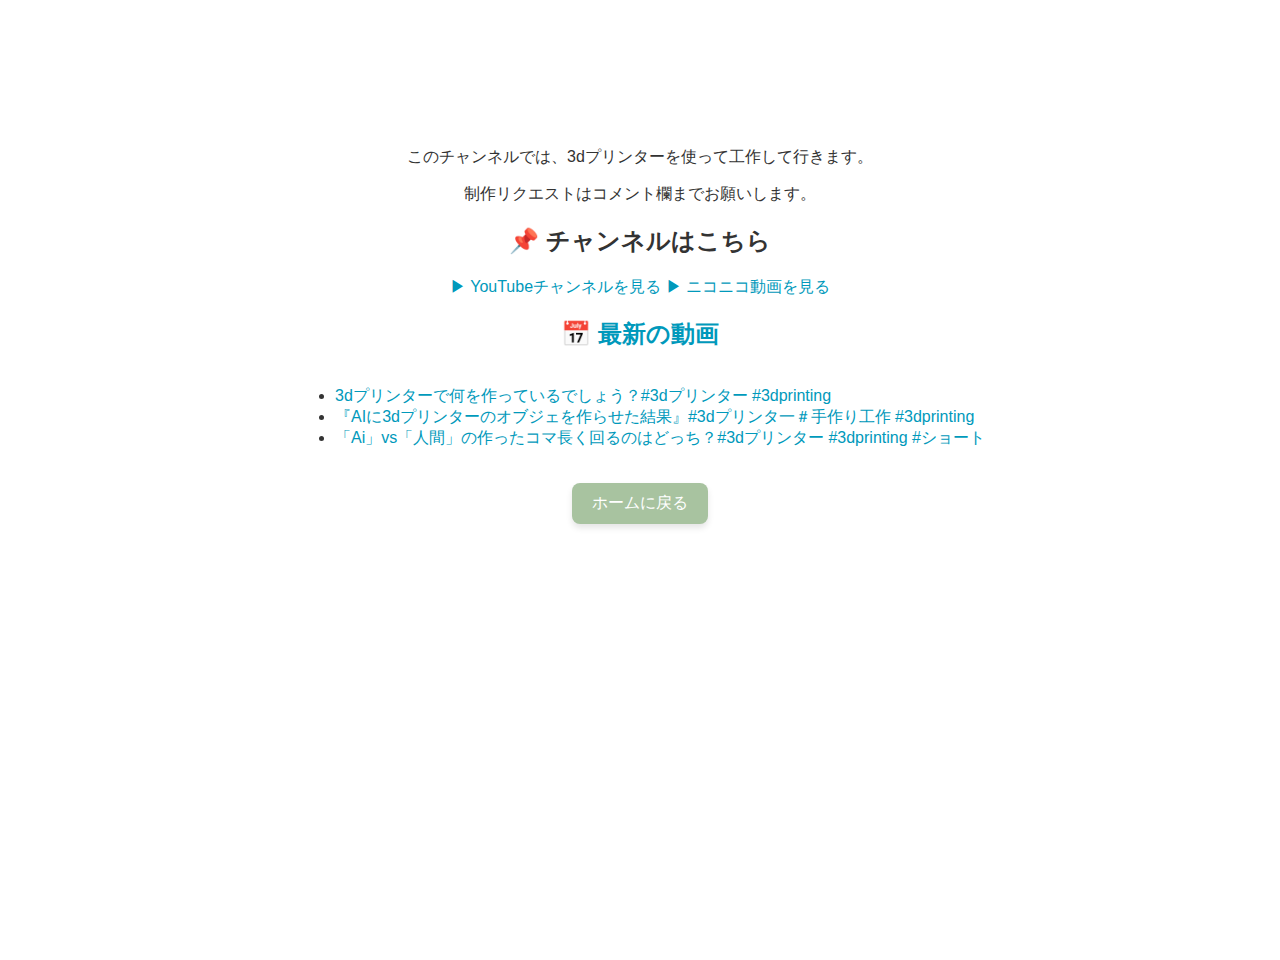
<file: maronnulab.html>
<!DOCTYPE html>
<html lang="ja">
<head>
  <meta charset="UTF-8">
  <title>まろんぬLab チャンネル紹介</title>
  <link rel="stylesheet" href="style2.css">
</head>
<body>
  <div class="center-content">
    <h1>maronnu Lab</h1>
    <p>このチャンネルでは、3dプリンターを使って工作して行きます。</p>
<p>制作リクエストはコメント欄までお願いします。</p>
    <h2>📌 チャンネルはこちら</h2>
    <a href="https://youtube.com/@maronnulab?si=yJ8vydlTms1f46mq" target="_blank">
      ▶ YouTubeチャンネルを見る
    </a>
     <a href="https://www.nicovideo.jp/user/129204236" target="_blank">
      ▶ ニコニコ動画を見る

    <h2>📅 最新の動画</h2>
    <ul>
        <li><a href="https://youtube.com/shorts/9H8VkNI1IjY?si=Dvbtmb9uMhqRIyQ6" target="_blank">3dプリンターで何を作っているでしょう？#3dプリンター #3dprinting</a></li>
        <li><a href="https://youtube.com/shorts/ORpzxNy56KU?si=h-31tY-mXX49_ZzW" target="_blank">『AIに3dプリンターのオブジェを作らせた結果』#3dプリンタ一＃手作り工作 #3dprinting</a></li>
        <li><a href="https://youtube.com/shorts/KhPgjvkhRj8?si=XPJWKrQ8sFT2VpcO" target="_blank">「Ai」vs「人間」の作ったコマ長く回るのはどっち？#3dプリンター #3dprinting #ショート</a></li>
    </ul> 
    <br><br>
    <button onclick="location.href='index.html'">ホームに戻る</button>
  </div>
</body>
</file>
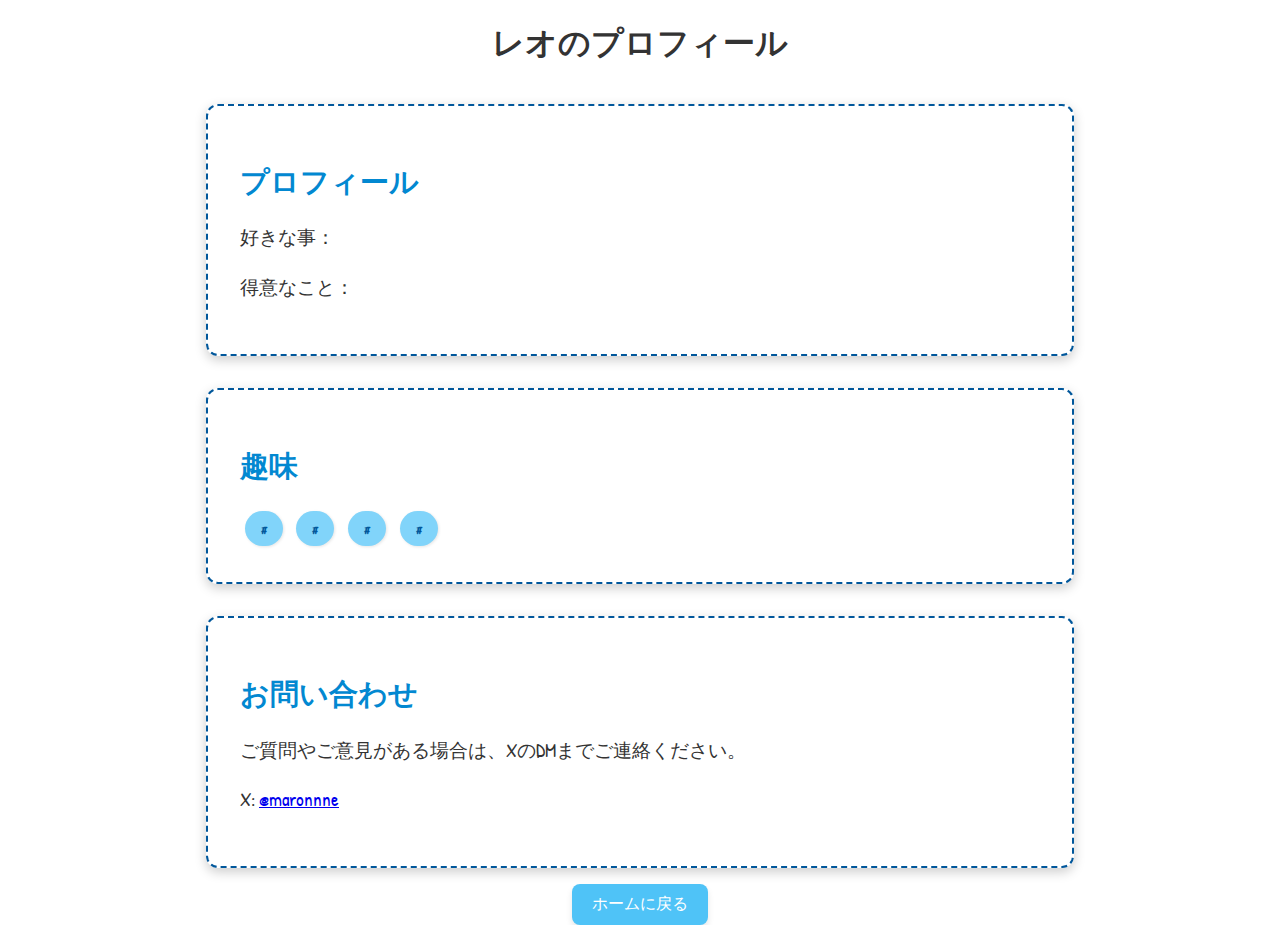
<file: reo.html>
<!DOCTYPE html>
<html lang="en">
<head>
    <meta charset="UTF-8">
    <meta name="viewport" content="width=device-width, initial-scale=1.0">
    <title>レオのプロフィール</title>
    <link rel="stylesheet" href="reo.css">
</head>
<body>
    <div class="title">
        <h1>レオのプロフィール</h1>
    </div>
    <div class="profile-card">
        <h2>プロフィール</h2>
        <p>好きな事：</p>
        <p>得意なこと：</p>
    </div>
    <div class="profile-card">
        <h2>趣味</h2>
        <p></p>
        <div class="tags">
            <span class="tag">#</span>
            <span class="tag">#</span>
            <span class="tag">#</span>
            <span class="tag">#</span>
        </div>
    </div>
    <div class="profile-card">
        <h2>お問い合わせ</h2>
        <p>ご質問やご意見がある場合は、XのDMまでご連絡ください。</p>
        <p>X: <a href="https://x.com/maronnne" target="_blank">@maronnne</a></p>
    </div>
    <button onclick="location.href='index.html'">ホームに戻る</button>
</body>
</html>
</file>
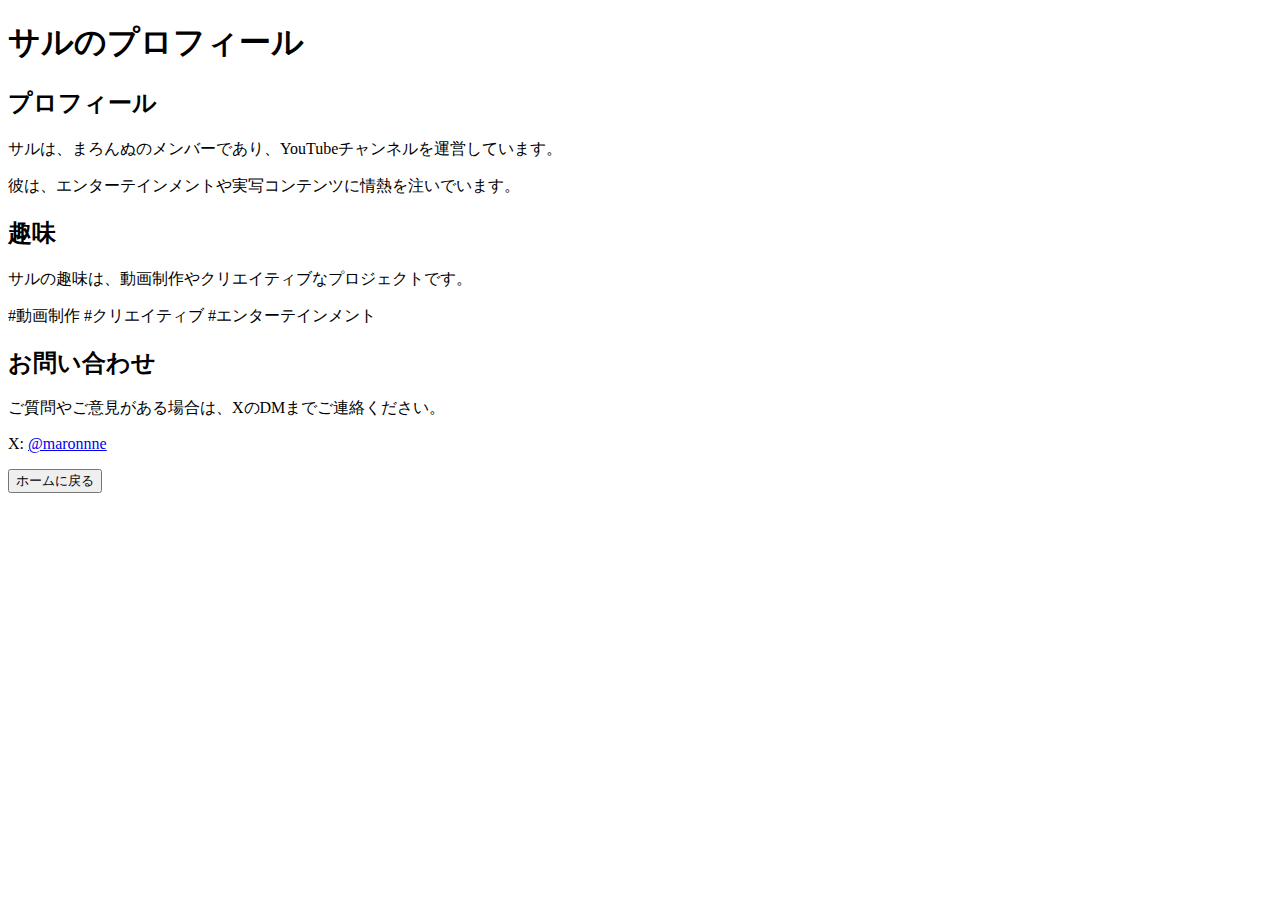
<file: saru.html>
<!DOCTYPE html>
<html lang="en">
<head>
    <meta charset="UTF-8">
    <meta name="viewport" content="width=device-width, initial-scale=1.0">
    <title>サルのプロフィール</title>
</head>
<body>
    <div class="title">
        <h1>サルのプロフィール</h1>
    </div>
    <div class="profile-card">
        <h2>プロフィール</h2>
        <p>サルは、まろんぬのメンバーであり、YouTubeチャンネルを運営しています。</p>
        <p>彼は、エンターテインメントや実写コンテンツに情熱を注いでいます。</p>
    </div>
    <div class="profile-card">
        <h2>趣味</h2>
        <p>サルの趣味は、動画制作やクリエイティブなプロジェクトです。</p>
        <div class="tags">
            <span class="tag">#動画制作</span>
            <span class="tag">#クリエイティブ</span>
            <span class="tag">#エンターテインメント</span>
        </div>
    </div>
    <div class="profile-card">
        <h2>お問い合わせ</h2>
        <p>ご質問やご意見がある場合は、XのDMまでご連絡ください。</p>
        <p>X: <a href="https://x.com/maronnne" target="_blank">@maronnne</a></p>
    </div>

    <button onclick="location.href='index.html'">ホームに戻る</button>

</body>
</html>
</file>
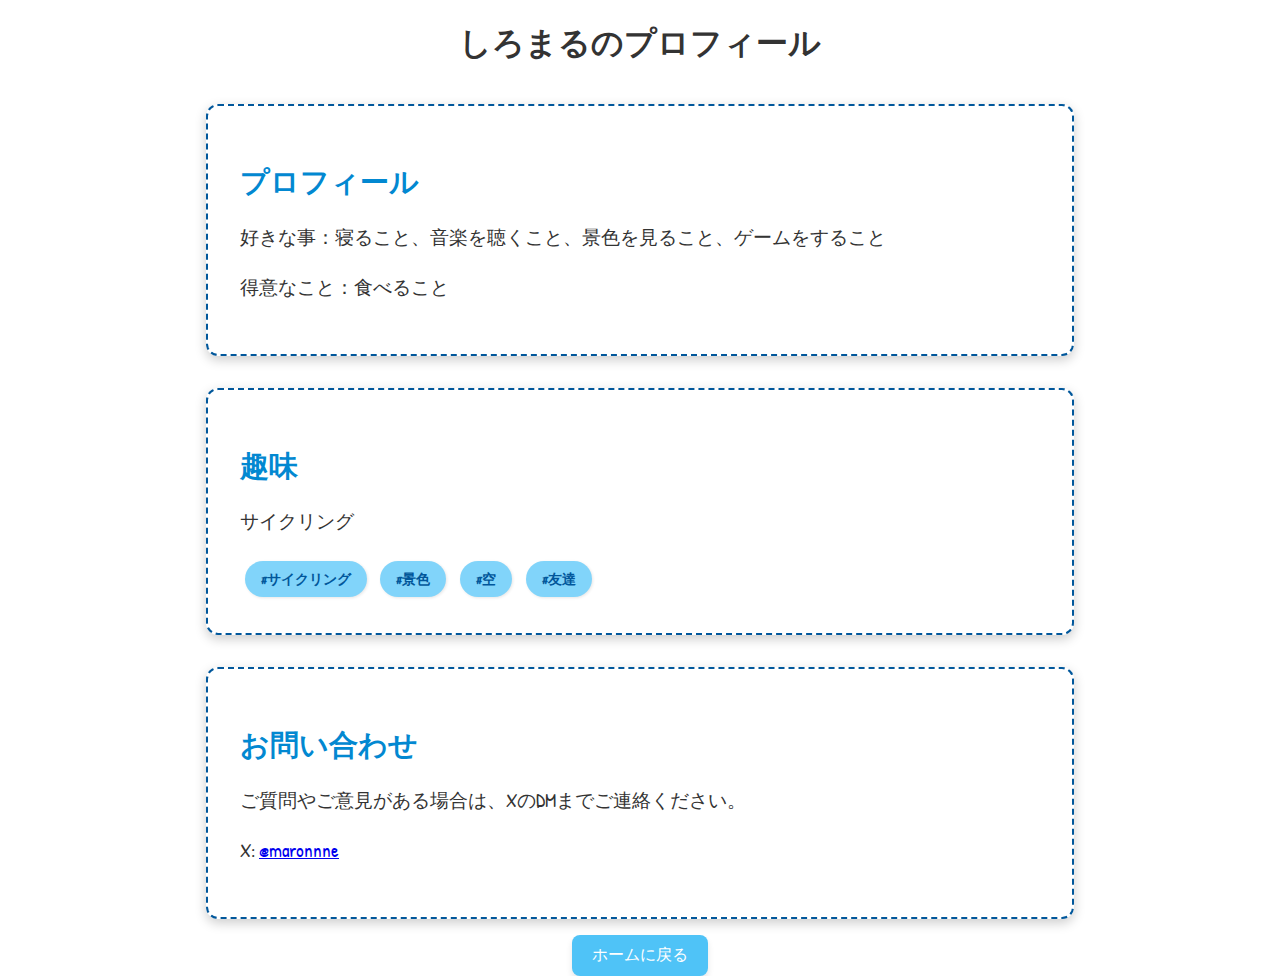
<file: siromaru.html>
<!DOCTYPE html>
<html lang="en">
<head>
    <meta charset="UTF-8">
    <meta name="viewport" content="width=device-width, initial-scale=1.0">
    <title>しろまるのプロフィール</title>
    <link rel="stylesheet" href="siromaru.css">
</head>
<body>
    <div class="title">
        <h1>しろまるのプロフィール</h1>
    </div>
    <div class="profile-card">
        <h2>プロフィール</h2>
        <p>好きな事：寝ること、音楽を聴くこと、景色を見ること、ゲームをすること</p>
        <p>得意なこと：食べること</p>
        <p></p><!--必要に応じて追加-->
    </div>
    <div class="profile-card">
        <h2>趣味</h2>
        <p>サイクリング<!--趣味を入力--></p>
        <div class="tags">
            <span class="tag">#サイクリング</span>
            <span class="tag">#景色</span>
            <span class="tag">#空</span>
            <span class="tag">#友達</span><!--タグ-->
        </div>
    </div>
    <div class="profile-card">
        <h2>お問い合わせ</h2>
        <p>ご質問やご意見がある場合は、XのDMまでご連絡ください。</p>
        <p>X: <a href="https://x.com/maronnne" target="_blank">@maronnne</a></p>
    </div>
    <button onclick="location.href='index.html'">ホームに戻る</button>
</body>
</html>
</file>
<file: style2.css>
body {

  margin: 0;
  padding: 0;
  min-height: 100vh;
  font-family: 'Segoe UI', sans-serif;
  color: #333;

  /* 🎨 グラデーション背景（未来感＋柔らかさ） */
  background: linear-gradient(135deg, #d0e6f6, #f5f5f5);

  /* 🧵 背景に幾何学模様を重ねる（SVGパターン） */
  background-image: url("https://www.transparenttextures.com/patterns/cubes.png");
  background-repeat: repeat;
  background-size: auto;
}


/* コンテンツの中央寄せ */
.center-content {
    text-align: center;
    margin: 0 auto;
    max-width: 800px;
}

/* テキスト中央寄せ */
.center-content h1,
.center-content h2,
.center-content h3,
.center-content p,
.center-content a {
    text-align: center;
    margin-left: auto;
    margin-right: auto;
}

/* リストを中央に */
.center-content ul {
    display: inline-block;
    text-align: left;
    margin-left: auto;
    margin-right: auto;
}

/* リンクのスタイル */
a {
    color: #0099bb;
    text-decoration: none;
}

a:hover {
    text-decoration: underline;
}
button {
  background-color: #a8c3a0;
  color: white;
  border: none;
  padding: 10px 20px;
  border-radius: 8px;
  font-size: 16px;
  cursor: pointer;
  box-shadow: 0 4px 6px rgba(0,0,0,0.1);
  transition: background-color 0.3s ease;
}

button:hover {
  background-color: #8fb88a;
}
h1 {
  font-size: 3rem;
  font-weight: 700;
  color: #a8c3a0; /* よもぎ色 */
  text-align: center;
  margin-top: 60px;
  letter-spacing: 2px;

  /* 🌟 立体感を出す影 */
  text-shadow: 2px 2px 6px rgba(0, 0, 0, 0.2);

  /* ✨ ゆるやかなフェードイン */
  opacity: 0;
  transform: translateY(-20px);
  animation: fadeInTitle 1.2s ease-out forwards;
}

/* 🔄 アニメーション定義 */
@keyframes fadeInTitle {
  to {
    opacity: 1;
    transform: translateY(0);
  }
}
</file>
<file: reo.css>
@import url('https://fonts.googleapis.com/css2?family=Patrick+Hand&display=swap');

:root {
  --main-blue: #4FC3F7;         /* 水色アクセント */
  --dark-blue: #0288D1;         /* 濃い水色（ホバーなど） */
  --light-bg: #ffffff;          /* 白基調の背景 */
  --soft-blue: #E1F5FE;         /* 淡い水色（カード背景） */
  --font-hand: 'Patrick Hand', cursive;
  --accent-color: #81D4FA;      /* タグなどの明るい水色 */
}

/* ====== 背景と基本設定 ====== */
body {
  margin: 0;
  padding: 0;
  background: var(--light-bg);
  font-family: var(--font-hand), sans-serif;
  color: #333;
  display: flex;
  flex-direction: column;
  align-items: center;
  justify-content: flex-start;
  min-height: 100vh;
  text-align: center;
}

/* ====== メインコンテンツ中央寄せ ====== */
.center-content {
  width: 100%;
  max-width: 800px;
  margin: 0 auto;
  padding: 0 16px;
  text-align: left;
}

/* ====== ヘッダー ====== */
header {
  padding: 2rem;
  font-size: 2.5rem;
  font-weight: bold;
  color: var(--dark-blue);
  text-shadow: 1px 1px 2px rgba(0,0,0,0.1);
  text-align: center;
}

/* ====== プロフィールカード ====== */
.profile-card {
  background-color: var(--soft-blue);
  border: 2px solid var(--accent-color);
  padding: 2rem;
  border-radius: 12px;
  max-width: 800px;
  margin: 1rem auto;
  box-shadow: 0 4px 12px rgba(0,0,0,0.1);
  text-align: left;
}

.profile-card h2 {
  font-size: 1.8rem;
  margin-bottom: 1rem;
  color: var(--dark-blue);
}

.profile-card p {
  font-size: 1.2rem;
  line-height: 1.6;
}

/* ====== タグ表示 ====== */
.tags {
  margin-top: 1rem;
  text-align: left;
}

.tag {
  display: inline-block;
  background-color: var(--accent-color);
  color: #01579B;
  padding: 0.5rem 1rem;
  margin: 0.3rem;
  border-radius: 20px;
  font-size: 0.9rem;
  font-weight: bold;
  box-shadow: 1px 1px 3px rgba(0,0,0,0.1);
}

/* ====== ボタン ====== */
button {
  background-color: var(--main-blue);
  color: white;
  border: none;
  padding: 10px 20px;
  border-radius: 8px;
  font-size: 16px;
  cursor: pointer;
  box-shadow: 0 4px 6px rgba(0,0,0,0.1);
  transition: background-color 0.3s ease;
}

button:hover {
  background-color: var(--dark-blue);
}

/* ====== フッター ====== */
footer {
  text-align: center;
  padding: 2rem;
  color: #666;
}

.koala-footer {
  width: 80px;
  margin-top: 1rem;
}

/* ====== スマホ・タブレット対応 ====== */
@media (max-width: 600px) {
  h1, h2, h3 {
    font-size: 1.5em;
    margin-left: 0;
    padding: 8px 0;
  }
  .center-content {
    max-width: 100%;
    padding: 0 8px;
  }
  .button-link {
    font-size: 14px;
    padding: 8px 12px;
  }
}
.profile-card {
  width: 100%;
  max-width: 800px; /* ← 少し広げて調整可能に */
  margin: 1rem auto; /* ← 中央配置を確保 */
  padding: 2rem;
  text-align: left;
  background-color: rgba(255, 255, 255, 0.1);
  border: 2px dashed #01579B;
  border-radius: 12px;
  box-shadow: 0 4px 12px rgba(0,0,0,0.2);
}
.center-content {
  width: 100%;
  max-width: 800px;
  margin: 0 auto;
  padding: 0 16px;
  text-align: left;
}
</file>
<file: siromaru.css>
@import url('https://fonts.googleapis.com/css2?family=Patrick+Hand&display=swap');

:root {
  --main-blue: #4FC3F7;         /* 水色アクセント */
  --dark-blue: #0288D1;         /* 濃い水色（ホバーなど） */
  --light-bg: #ffffff;          /* 白基調の背景 */
  --soft-blue: #E1F5FE;         /* 淡い水色（カード背景） */
  --font-hand: 'Patrick Hand', cursive;
  --accent-color: #81D4FA;      /* タグなどの明るい水色 */
}

/* ====== 背景と基本設定 ====== */
body {
  margin: 0;
  padding: 0;
  background: var(--light-bg);
  font-family: var(--font-hand), sans-serif;
  color: #333;
  display: flex;
  flex-direction: column;
  align-items: center;
  justify-content: flex-start;
  min-height: 100vh;
  text-align: center;
}

/* ====== メインコンテンツ中央寄せ ====== */
.center-content {
  width: 100%;
  max-width: 800px;
  margin: 0 auto;
  padding: 0 16px;
  text-align: left;
}

/* ====== ヘッダー ====== */
header {
  padding: 2rem;
  font-size: 2.5rem;
  font-weight: bold;
  color: var(--dark-blue);
  text-shadow: 1px 1px 2px rgba(0,0,0,0.1);
  text-align: center;
}

/* ====== プロフィールカード ====== */
.profile-card {
  background-color: var(--soft-blue);
  border: 2px solid var(--accent-color);
  padding: 2rem;
  border-radius: 12px;
  max-width: 800px;
  margin: 1rem auto;
  box-shadow: 0 4px 12px rgba(0,0,0,0.1);
  text-align: left;
}

.profile-card h2 {
  font-size: 1.8rem;
  margin-bottom: 1rem;
  color: var(--dark-blue);
}

.profile-card p {
  font-size: 1.2rem;
  line-height: 1.6;
}

/* ====== タグ表示 ====== */
.tags {
  margin-top: 1rem;
  text-align: left;
}

.tag {
  display: inline-block;
  background-color: var(--accent-color);
  color: #01579B;
  padding: 0.5rem 1rem;
  margin: 0.3rem;
  border-radius: 20px;
  font-size: 0.9rem;
  font-weight: bold;
  box-shadow: 1px 1px 3px rgba(0,0,0,0.1);
}

/* ====== ボタン ====== */
button {
  background-color: var(--main-blue);
  color: white;
  border: none;
  padding: 10px 20px;
  border-radius: 8px;
  font-size: 16px;
  cursor: pointer;
  box-shadow: 0 4px 6px rgba(0,0,0,0.1);
  transition: background-color 0.3s ease;
}

button:hover {
  background-color: var(--dark-blue);
}

/* ====== フッター ====== */
footer {
  text-align: center;
  padding: 2rem;
  color: #666;
}

.koala-footer {
  width: 80px;
  margin-top: 1rem;
}

/* ====== スマホ・タブレット対応 ====== */
@media (max-width: 600px) {
  h1, h2, h3 {
    font-size: 1.5em;
    margin-left: 0;
    padding: 8px 0;
  }
  .center-content {
    max-width: 100%;
    padding: 0 8px;
  }
  .button-link {
    font-size: 14px;
    padding: 8px 12px;
  }
}
.profile-card {
  width: 100%;
  max-width: 800px; /* ← 少し広げて調整可能に */
  margin: 1rem auto; /* ← 中央配置を確保 */
  padding: 2rem;
  text-align: left;
  background-color: rgba(255, 255, 255, 0.1);
  border: 2px dashed #01579B;
  border-radius: 12px;
  box-shadow: 0 4px 12px rgba(0,0,0,0.2);
}
.center-content {
  width: 100%;
  max-width: 800px;
  margin: 0 auto;
  padding: 0 16px;
  text-align: left;
}
</file>
